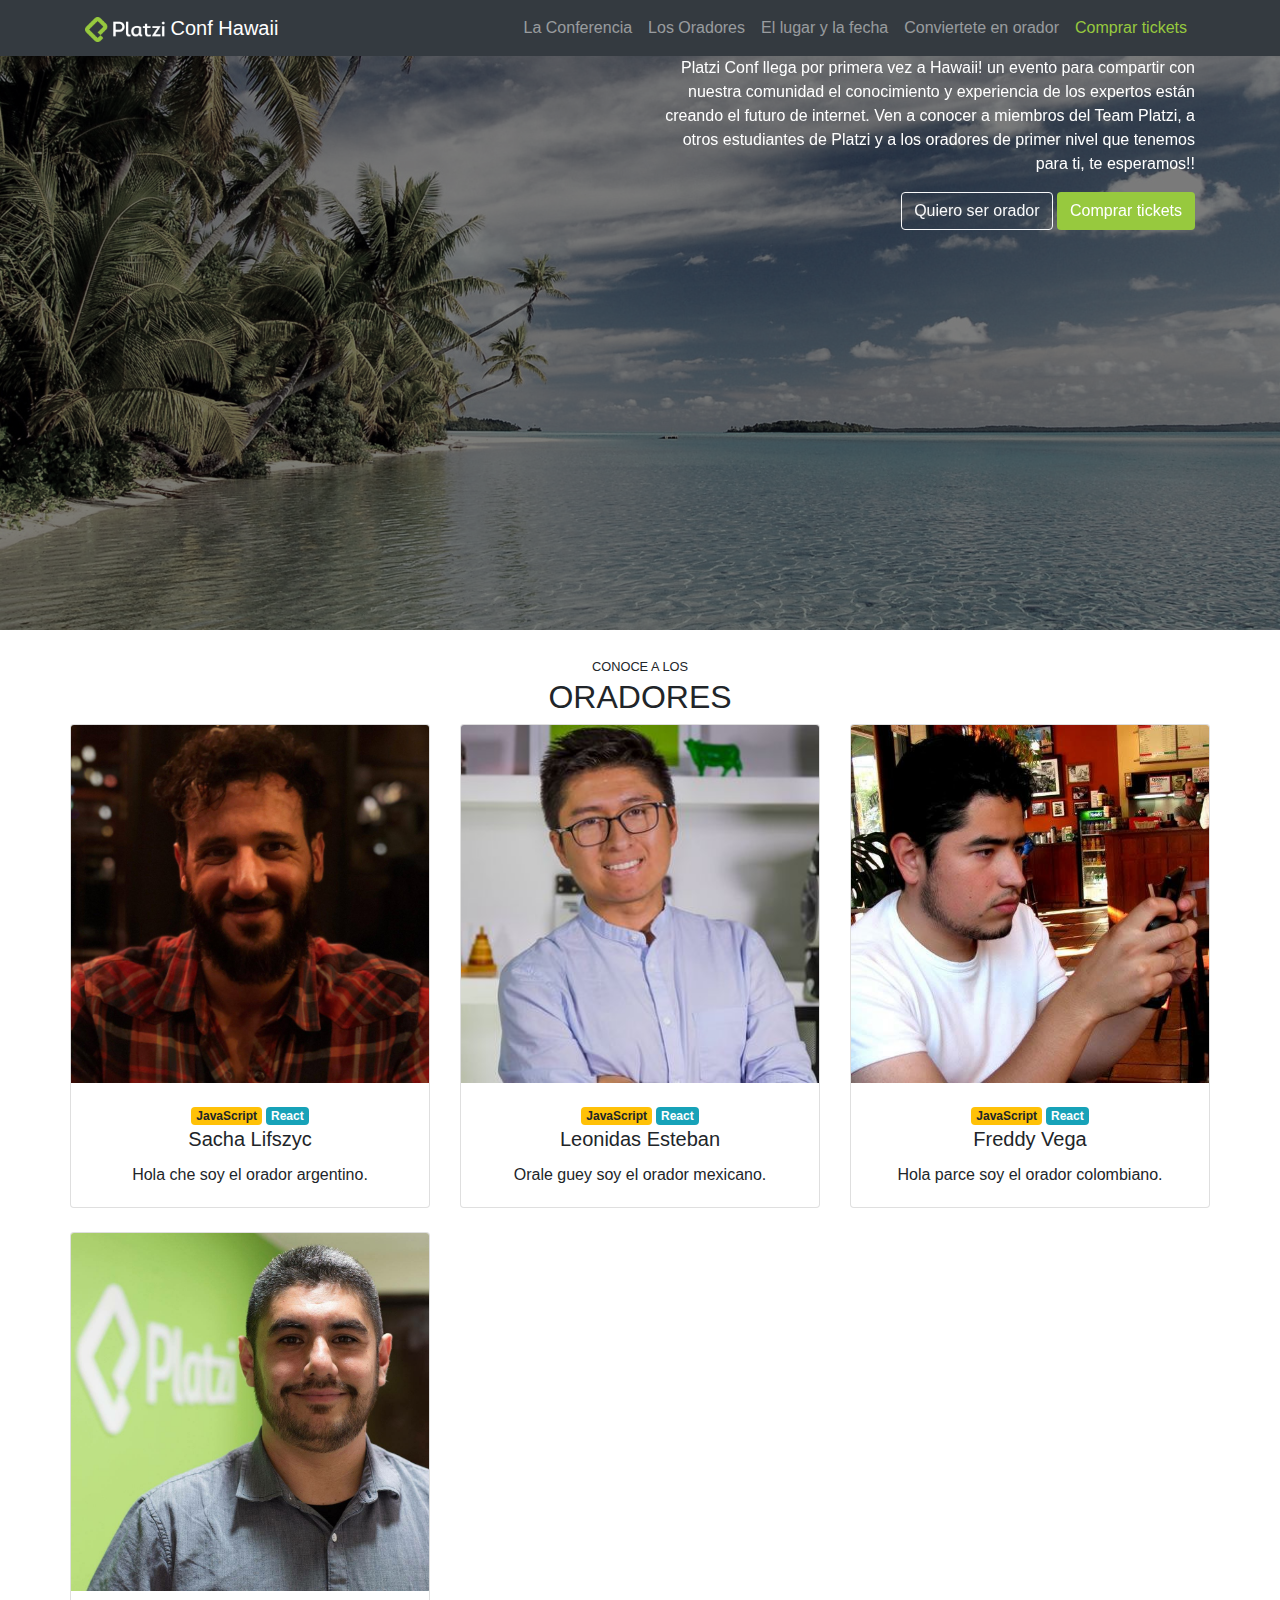
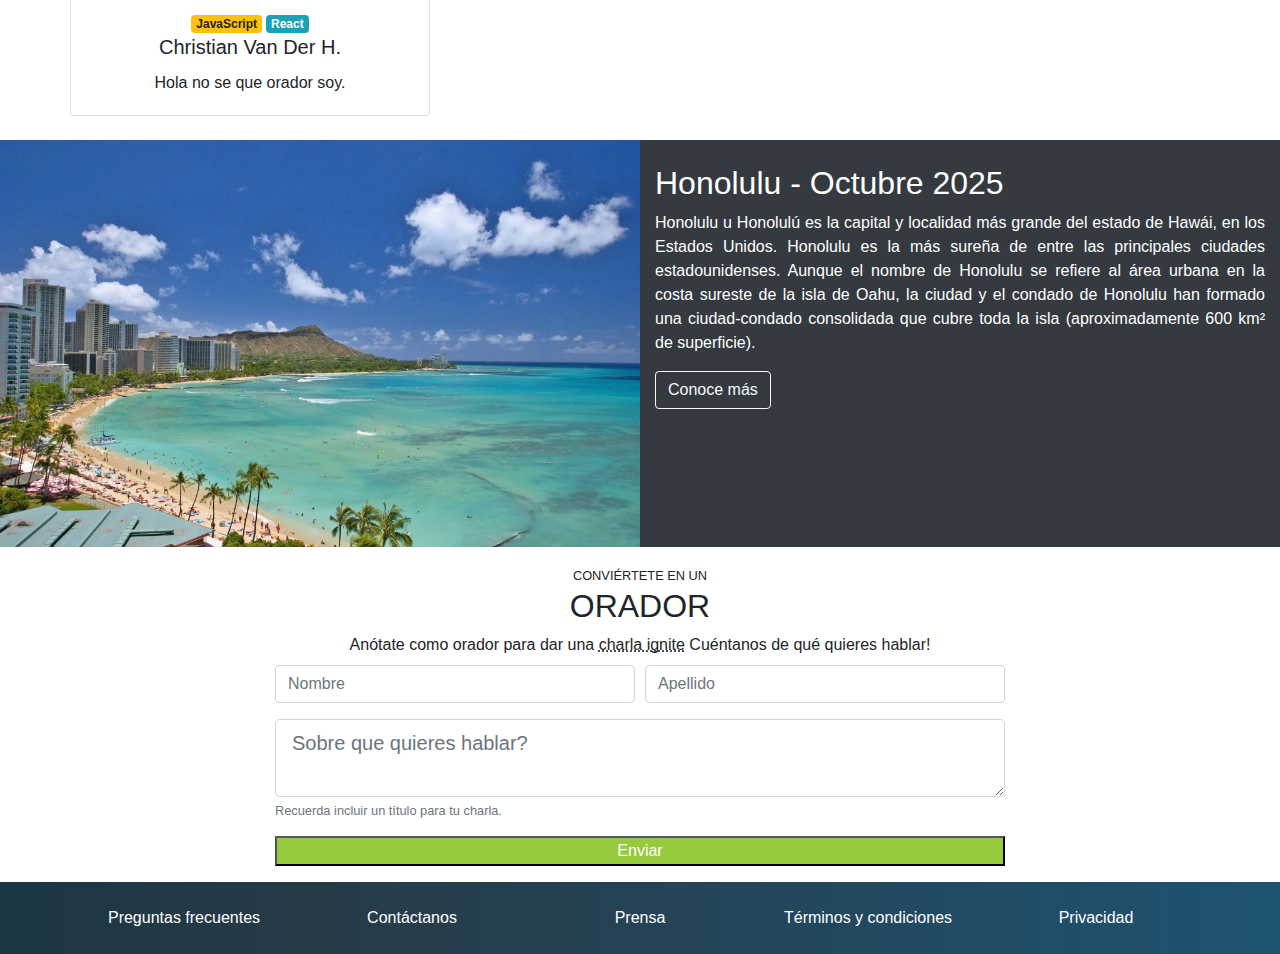
<file: index.html>
<!doctype html>
<html lang="en">
  <head>
    <!-- Required meta tags -->
    <meta charset="utf-8">
    <meta name="viewport" content="width=device-width, initial-scale=1, shrink-to-fit=no">

    <!-- Bootstrap CSS -->
    <link rel="stylesheet" href="https://stackpath.bootstrapcdn.com/bootstrap/4.4.1/css/bootstrap.min.css" integrity="sha384-Vkoo8x4CGsO3+Hhxv8T/Q5PaXtkKtu6ug5TOeNV6gBiFeWPGFN9MuhOf23Q9Ifjh" crossorigin="anonymous">
    <link rel="stylesheet" href="index.css">
    <title>PlatziConf Hawaii</title>
  </head>
  <body data-spy="scroll" data-target="#navbar">
    <!--header-->

    <nav id="header" class="navbar navbar-expand-lg navbar-dark bg-dark fixed-top">
      <div class="container">
      <a class="navbar-brand" href="#">
        <img src="images/platzi-logo.png">
        Conf Hawaii
      </a>
      <button class="navbar-toggler" type="button" data-toggle="collapse" data-target="#navbar" aria-controls="navbarSupportedContent" aria-expanded="false" aria-label="Toggle navigation">
        <span class="navbar-toggler-icon"></span>
      </button>

      <div class="collapse navbar-collapse" id="navbar">
        <ul class="navbar-nav ml-auto">
          <li class="nav-item">
            <a class="nav-link" href="#main">La Conferencia</a>
          </li>
          <li class="nav-item">
            <a class="nav-link" href="#speakers">Los Oradores</a>
          </li>
          <li class="nav-item">
            <a class="nav-link" href="#place-time">El lugar y la fecha</a>
          </li>
          <li class="nav-item">
            <a class="nav-link" href="#convierte-orador">Conviertete en orador</a>
          </li>
          <li class="nav-item">
            <a class="nav-link text-platzi" href="#" data-toggle="modal" data-target="#modalCompra">Comprar tickets</a>
          </li>
        </ul>
      </div>
      </div>
    </nav>
    <!--fin header-->
    <!--main-->
    <main>
      <main id="main">
      <div id="carousel" class="carousel slide carousel-fade" data-ride="carousel" data-pause="false">
  <div class="carousel-inner">
    <div class="carousel-item active">
      <img class="d-block w-100" src="images/hawaii.jpg" alt="hawaii1">
    </div>
    <div class="carousel-item">
      <img class="d-block w-100" src="images/hawaii2.jpg" alt="hawaii2">
    </div>
    <div class="carousel-item">
      <img class="d-block w-100" src="images/hawaii3.jpeg" alt="hawaii3">
    </div>
    <div class="overlay">
      <div class="container d-flex h-100 align-item-center">
        <div class="row">
          <div class="col-md-6 offset-md-6 text-center text-md-right">
        <h1>Platzi Conf Hawaii</h1>
        <p class="d-none d-md-block">Platzi Conf llega por primera vez a Hawaii! un evento para compartir
         con nuestra comunidad el conocimiento y experiencia de los expertos
       están creando el futuro de internet. Ven a conocer a miembros del Team
     Platzi, a otros estudiantes de Platzi y a los oradores de primer nivel que
   tenemos para ti, te esperamos!!</p>
      <a href="#" class="btn btn-outline-light"> Quiero ser orador</a>
      <button type="button" class="btn btn-platzi" data-toggle="modal" data-target="#modalCompra"> Comprar tickets</button>
    </div>
        </div>
      </div>
    </div>
  </div>
</div>
    </main>
    <!--fin main-->
    <!--speakers-->
    <section id="speakers" class="mt-4">
      <div class="container">
        <div class="row">
          <div class="col text-center text-uppercase">
            <small>Conoce a los</small>
            <h2>oradores</h2>
          </div>
          <div class="row">
            <div class=" col-12 col-md-6 col-lg-4 mb-4">
              <div class="card">
            <img class="card-img-top" src="images/sacha.jpg" alt="Foto de Sacha">
            <div class="card-body">
              <div class="badges text-center">
                <span class="badge badge-warning">JavaScript</span>
                <span class="badge badge-info">React</span>
              </div>
              <h5 class="card-title text-center">Sacha Lifszyc</h5>
              <p class="card-text text-center">Hola che soy el orador argentino.</p>
            </div>
          </div>
    </div>
    <div class=" col-12 col-md-6 col-lg-4 mb-4">
      <div class="card">
    <img class="card-img-top" src="images/leonidas2.jpeg"alt="Foto de Sacha">
    <div class="card-body">
      <div class="badges text-center">
        <span class="badge badge-warning">JavaScript</span>
        <span class="badge badge-info">React</span>
      </div>
      <h5 class="card-title text-center">Leonidas Esteban</h5>
      <p class="card-text text-center">Orale guey soy el orador mexicano.</p>
    </div>
  </div>
</div>
<div class=" col-12 col-md-6 col-lg-4 mb-4">
  <div class="card">
<img class="card-img-top" src="images/freddy.jpeg" alt="Foto de Sacha">
<div class="card-body">
  <div class="badges text-center">
    <span class="badge badge-warning">JavaScript</span>
    <span class="badge badge-info">React</span>
  </div>
  <h5 class="card-title text-center">Freddy Vega</h5>
  <p class="card-text text-center">Hola parce soy el orador colombiano.</p>
</div>
</div>
</div>
<div class=" col-12 col-md-6 col-lg-4 mb-4">
  <div class="card" >
<img class="card-img-top" src="images/cvander.jpeg" alt="Foto de Sacha">
<div class="card-body">
  <div class="badges text-center">
    <span class="badge badge-warning">JavaScript</span>
    <span class="badge badge-info">React</span>
  </div>
  <h5 class="card-title text-center">Christian Van Der H.</h5>
  <p class="card-text text-center">Hola no se que orador soy.</p>
</div>
</div>
</div>
</div>
</div>
</div>
</section>
    <!--fin speakers-->
    <!--Lugar y fecha-->
    <section id="place-time">
      <div class="container-fluid">
        <div class="row">
          <div class="col-12 col-lg-6 px-0">
            <img src="images/honolulu.jpg" alt="honolulu Hawaii">
        </div>
        <div class="col-12 col-lg-6 py-4">
          <h2>Honolulu - Octubre 2025</h2>
          <p class="text-justify">Honolulu u Honolulú es la capital y localidad más grande del estado de Hawái, en los Estados Unidos.
            Honolulu es la más sureña de entre las principales ciudades estadounidenses. Aunque el nombre de Honolulu se refiere
            al área urbana en la costa sureste de la isla de Oahu, la ciudad y el condado de Honolulu han formado una ciudad-condado
            consolidada que cubre toda la isla (aproximadamente 600 km² de superficie).</p>
            <a class="btn btn-outline-light" href="https://es.wikipedia.org/wiki/Honolulu">Conoce más</a>
        </div>
        </div>
      </div>
    </section>
    <!--fin lugar y fecha-->
    <!--Conviertete en orador-->
    <section id="convierte-orador" class="py-3">
      <div class="container">
        <div class="row">
          <div class="col text-uppercase text-center">
            <small>Conviértete en un</small>
            <h2>Orador</h2>
          </div>
        </div>
        <div class="row">
          <div class="col text-center">
            Anótate como orador para dar una <abbr data-toggle="tooltip" title="charlas de 5 minutos">charla ignite</abbr>
            Cuéntanos de qué quieres hablar!
          </div>
        </div>
        <div class="row">
          <div class="col col-md-10 offset-md-1 col-lg-8 offset-lg-2 pt-2">
          <form>
  <div class="form-row">
    <div class="form-group col-12 col-md-6">
      <input type="text" class="form-control" placeholder="Nombre">
    </div>
    <div class="form-group col-12 col-md-6">
      <input type="text" class="form-control" placeholder="Apellido">
    </div>
  </div>
    <div class="form-row">
      <div class="form-group col">
        <textarea name="text" class="form-control form-control-lg" placeholder="Sobre que quieres hablar?"></textarea>
        <small class="form-text text-muted">
          Recuerda incluir un título para tu charla.
        </small>
      </div>
    </div>
    <div class="form-row">
      <div class="col">
        <button type="button" class="btn-platzi btn-block">Enviar</button
      </div>
    </div>
</form>
        </div>
      </div>
      </div>
    </section>
    <!--Fin conviertete en orador-->
    <!--footer-->
    <footer id="footer"  class="pb-4 pt-4">
      <div class="container">
        <div class="row text-center">
          <div class="col-12 col-lg" >
            <a href="">Preguntas frecuentes</a>
            </div>
         <div class="col-12 col-lg">
            <a href="">Contáctanos</a>
            </div>
            <div class="col-12 col-lg">
               <a href="">Prensa</a>
               </div>
            <div class="col-12 col-lg">
              <a href="">Términos y condiciones</a>
              </div>
            <div class="col-12 col-lg">
              <a href="">Privacidad</a>
              </div>
            </div>
            </div>
    </footer>

    <!--modal-->
    <div class="modal fade" id="modalCompra" tabindex="-1" role="dialog" aria-labelledby="exampleModalCenterTitle" aria-hidden="true">
  <div class="modal-dialog modal-dialog-centered" role="document">
    <div class="modal-content">
      <div class="modal-header">
        <h5 class="modal-title" id="exampleModalCenterTitle">Comprar tickets</h5>
        <button type="button" class="close" data-dismiss="modal" aria-label="Close">
          <span aria-hidden="true">&times;</span>
        </button>
      </div>
      <div class="modal-body">
        <form>
          <div class="form-row">
            <div class="form-group col">
              <div class="input-group mb-3">
       <div class="input-group-prepend">
        <span class="input-group-text" id="basic-addon1">@</span>
         </div>
          <input type="text" class="form-control" placeholder="Username" aria-label="Username" aria-describedby="basic-addon1">
            </div>
            </div>
          </div>
        </form>
        <div class="alert alert-warning text-center" role="alert">
          Recibirás un correo si sales sorteado!
        </div>
      </div>
      <div class="modal-footer">
        <button type="button" class="btn btn-secondary" data-dismiss="modal">Cancelar</button>
        <button type="button" class="btn btn-platzi">Comprar</button>
      </div>
    </div>
  </div>
</div>
    <!--fin modal-->

    <!-- Optional JavaScript -->
    <!-- jQuery first, then Popper.js, then Bootstrap JS -->
    <script src="https://code.jquery.com/jquery-3.4.1.slim.min.js" integrity="sha384-J6qa4849blE2+poT4WnyKhv5vZF5SrPo0iEjwBvKU7imGFAV0wwj1yYfoRSJoZ+n" crossorigin="anonymous"></script>
    <script src="https://cdn.jsdelivr.net/npm/popper.js@1.16.0/dist/umd/popper.min.js" integrity="sha384-Q6E9RHvbIyZFJoft+2mJbHaEWldlvI9IOYy5n3zV9zzTtmI3UksdQRVvoxMfooAo" crossorigin="anonymous"></script>
    <script src="https://stackpath.bootstrapcdn.com/bootstrap/4.4.1/js/bootstrap.min.js" integrity="sha384-wfSDF2E50Y2D1uUdj0O3uMBJnjuUD4Ih7YwaYd1iqfktj0Uod8GCExl3Og8ifwB6" crossorigin="anonymous"></script>
    <script src="index.js"></script>
  </body>
</html>
</file>
<file: index.css>
.text-platzi{
  color: #97c93e !important;
}
.btn-platzi{
background-color: #97c93e;
color: white;
}
.btn-platzi:hover{
  background-color: #82ad36;
  color: white;
}
#header img{
width: 80px;
}
#main .carousel-inner img{
max-height: 70vh;
object-fit: cover;
filter: grayscale(70%);
}
.carousel{
  position: relative;
}
.carousel .overlay{
  position: absolute;
  top: 0;
  bottom: 0;
  left: 0;
  right: 0;
  background-color: rgba(0, 0, 0, 0.5);
  color: white;
  z-index: 1;
}
#place-time{
  background-color: #343a40;
  color: white;
}
#place-time img{
  max-width: 100%;
}
#footer{
  background: linear-gradient(90deg, #1c3643,#273b47 25%,#1e5372);
}
#footer a{
  color: white;
}
</file>
